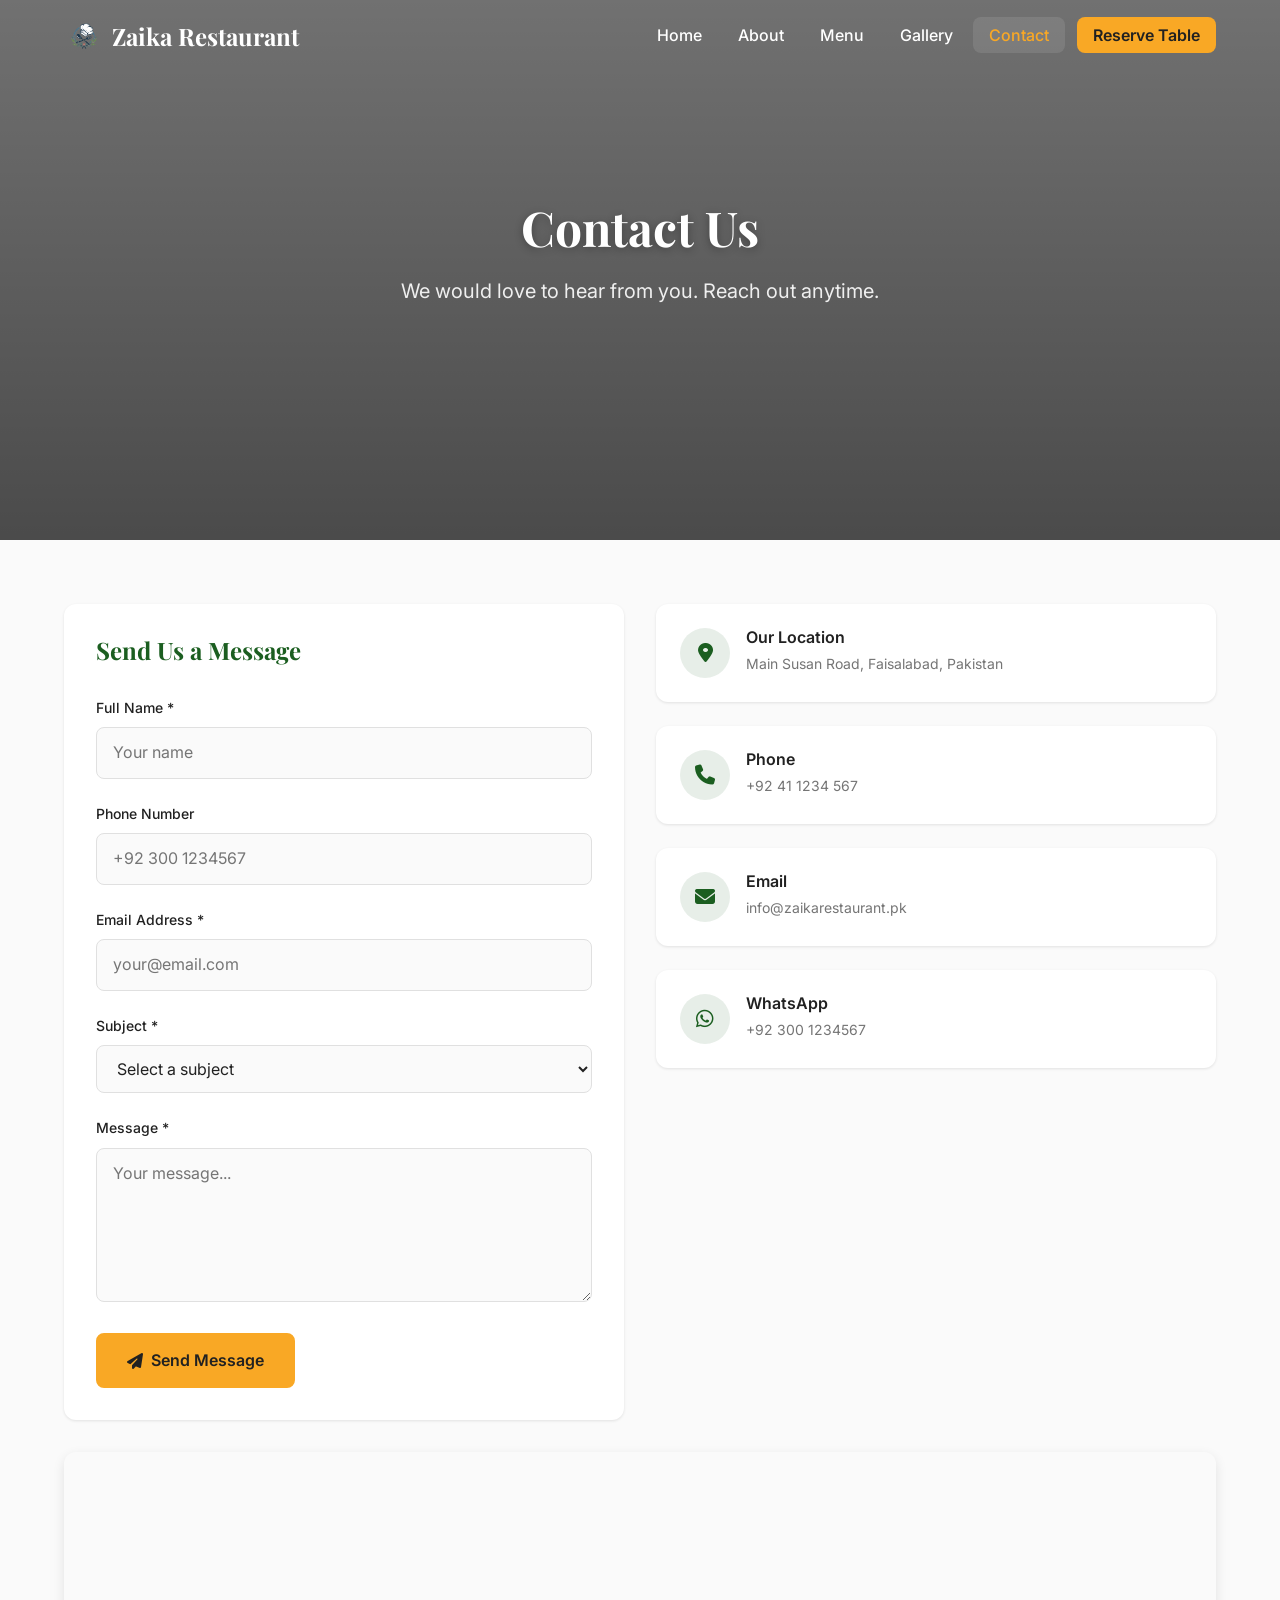
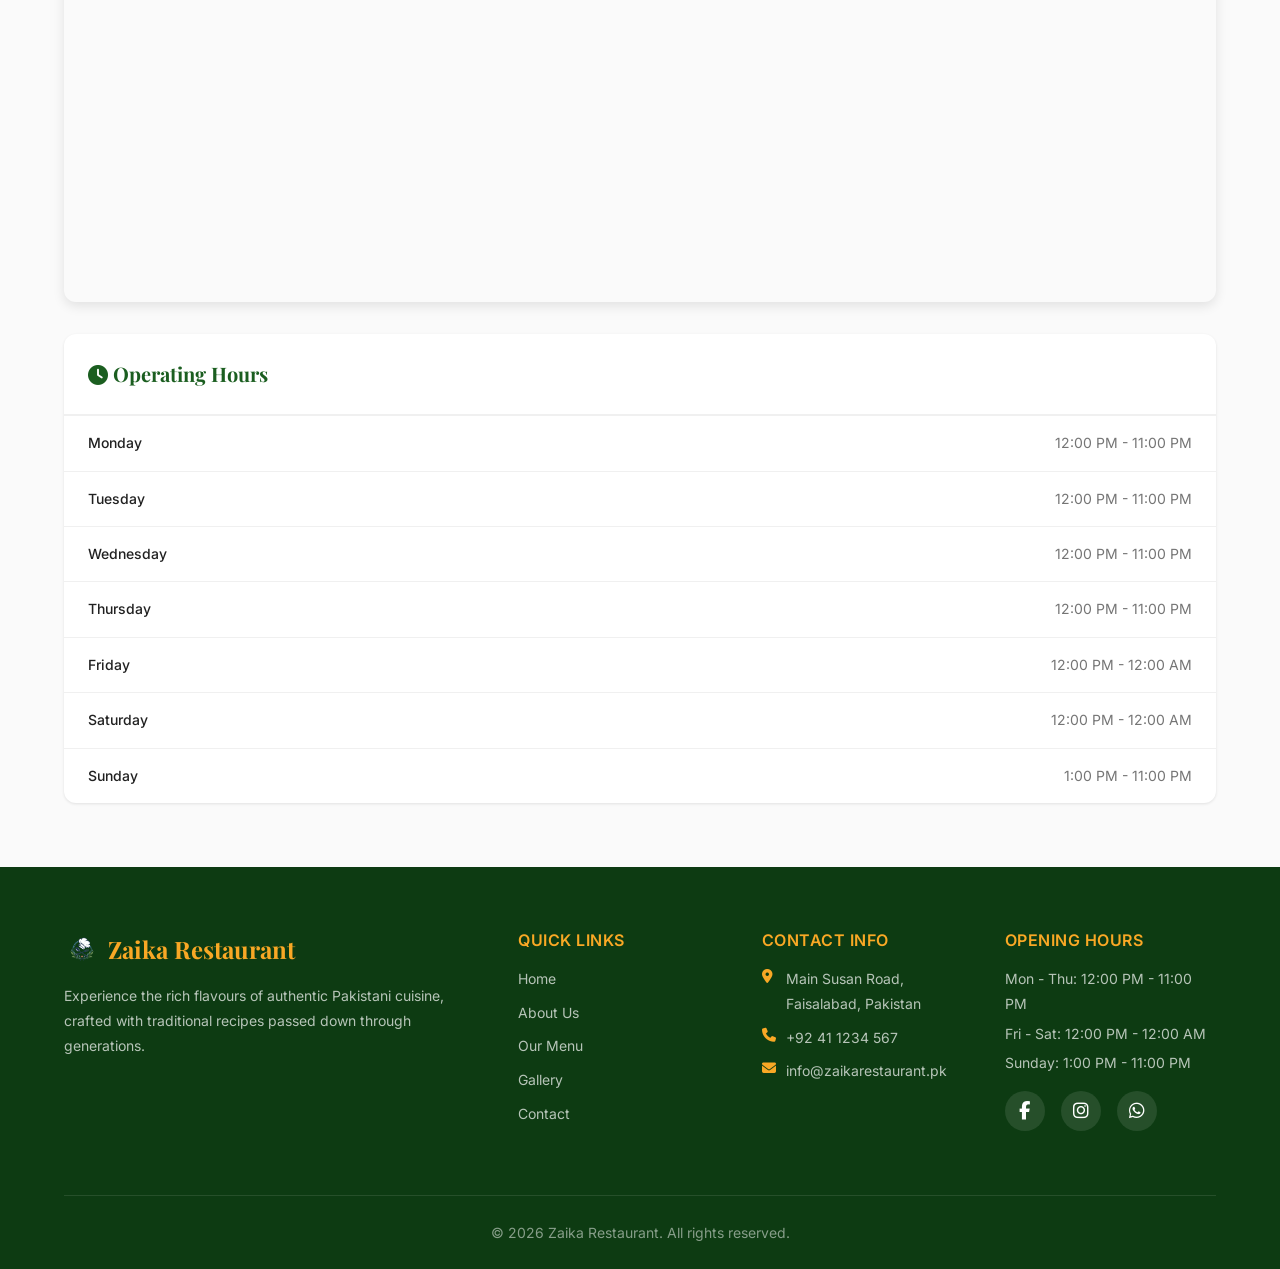
<file: contact.html>
<!DOCTYPE html>
<html lang="en">

<head>
  <meta charset="UTF-8">
  <meta name="viewport" content="width=device-width, initial-scale=1.0">
  <title>Contact Us | Zaika Restaurant - Authentic Pakistani Cuisine</title>
  <meta name="description"
    content="Get in touch with Zaika Restaurant. Reserve a table, find our Main Susan Road location in Faisalabad, or send us a message.">

  <meta property="og:title" content="Contact Us | Zaika Restaurant">
  <meta property="og:description" content="Reserve a table or get in touch. Visit us at Main Susan Road, Faisalabad.">
  <meta property="og:image" content="https://images.unsplash.com/photo-1631515243349-e0cb75fb8d3a?w=1200">
  <meta property="og:url" content="https://zaikarestaurant.pk/contact.html">
  <meta property="og:type" content="website">

  <link rel="icon" type="image/png" href="public/logo-bg-removed.png">
  <link rel="preconnect" href="https://fonts.googleapis.com">
  <link rel="preconnect" href="https://fonts.gstatic.com" crossorigin>
  <link
    href="https://fonts.googleapis.com/css2?family=Inter:wght@400;500;600;700&family=Playfair+Display:wght@400;700&display=swap"
    rel="stylesheet">
  <link rel="stylesheet" href="https://cdnjs.cloudflare.com/ajax/libs/font-awesome/6.5.1/css/all.min.css">
  <link rel="stylesheet" href="css/style.css">
</head>

<body>

  <!-- Navigation -->
  <nav class="navbar" id="navbar">
    <div class="container navbar__inner">
      <a href="index.html" class="navbar__logo">
        <img src="public/logo-bg-removed.png" alt="Zaika Restaurant Logo" class="navbar__logo-icon"> Zaika Restaurant
      </a>
      <input type="checkbox" id="nav-toggle" class="navbar__checkbox">
      <label for="nav-toggle" class="navbar__hamburger" aria-label="Toggle navigation menu">
        <span></span>
        <span></span>
        <span></span>
      </label>
      <div class="navbar__overlay"></div>
      <ul class="navbar__menu">
        <li><a href="index.html" class="navbar__link">Home</a></li>
        <li><a href="about.html" class="navbar__link">About</a></li>
        <li><a href="menu.html" class="navbar__link">Menu</a></li>
        <li><a href="gallery.html" class="navbar__link">Gallery</a></li>
        <li><a href="contact.html" class="navbar__link">Contact</a></li>
        <li><a href="contact.html" class="navbar__link navbar__link--cta">Reserve Table</a></li>
      </ul>
    </div>
  </nav>

  <!-- Hero Banner -->
  <section class="hero hero--contact">
    <div class="hero__content">
      <h1 class="hero__title">Contact Us</h1>
      <p class="hero__subtitle">We would love to hear from you. Reach out anytime.</p>
    </div>
  </section>

  <!-- Contact Section -->
  <section class="section">
    <div class="container">
      <div class="contact-grid fade-in">
        <!-- Contact Form -->
        <div>
          <div class="contact-form">
            <h2 style="color: var(--color-primary); margin-bottom: var(--space-xl); font-size: var(--fs-xl);">Send Us a
              Message</h2>
            <form action="https://formspree.io/f/xyzformid" method="POST">
              <div class="form-group">
                <label for="name">Full Name *</label>
                <input type="text" id="name" name="name" required placeholder="Your name">
              </div>
              <div class="form-group">
                <label for="phone">Phone Number</label>
                <input type="tel" id="phone" name="phone" placeholder="+92 300 1234567">
              </div>
              <div class="form-group">
                <label for="email">Email Address *</label>
                <input type="email" id="email" name="email" required placeholder="your@email.com">
              </div>
              <div class="form-group">
                <label for="subject">Subject *</label>
                <select id="subject" name="subject" required>
                  <option value="">Select a subject</option>
                  <option value="reservation">Table Reservation</option>
                  <option value="catering">Catering Inquiry</option>
                  <option value="feedback">Feedback</option>
                  <option value="other">Other</option>
                </select>
              </div>
              <div class="form-group">
                <label for="message">Message *</label>
                <textarea id="message" name="message" rows="5" required placeholder="Your message..."></textarea>
              </div>
              <button type="submit" class="btn btn--primary">
                <i class="fas fa-paper-plane"></i> Send Message
              </button>
            </form>
          </div>
        </div>

        <!-- Contact Info -->
        <div class="contact-info">
          <div class="contact-info-card">
            <div class="contact-info-card__icon">
              <i class="fas fa-map-marker-alt"></i>
            </div>
            <div>
              <h4>Our Location</h4>
              <p>Main Susan Road, Faisalabad, Pakistan</p>
            </div>
          </div>
          <div class="contact-info-card">
            <div class="contact-info-card__icon">
              <i class="fas fa-phone"></i>
            </div>
            <div>
              <h4>Phone</h4>
              <p>+92 41 1234 567</p>
            </div>
          </div>
          <div class="contact-info-card">
            <div class="contact-info-card__icon">
              <i class="fas fa-envelope"></i>
            </div>
            <div>
              <h4>Email</h4>
              <p>info@zaikarestaurant.pk</p>
            </div>
          </div>
          <div class="contact-info-card">
            <div class="contact-info-card__icon">
              <i class="fab fa-whatsapp"></i>
            </div>
            <div>
              <h4>WhatsApp</h4>
              <p>+92 300 1234567</p>
            </div>
          </div>
        </div>
      </div>

      <!-- Google Maps -->
      <div class="map-section fade-in">
        <iframe src="https://maps.google.com/maps?q=31.4180,73.0790&z=15&output=embed" width="100%" height="450"
          style="border:0;" allowfullscreen="" loading="lazy" referrerpolicy="no-referrer-when-downgrade"
          title="Zaika Restaurant location on Google Maps">
        </iframe>
      </div>

      <!-- Hours Table -->
      <div class="hours-table fade-in">
        <table>
          <caption><i class="fas fa-clock"></i> Operating Hours</caption>
          <tbody>
            <tr>
              <td>Monday</td>
              <td>12:00 PM - 11:00 PM</td>
            </tr>
            <tr>
              <td>Tuesday</td>
              <td>12:00 PM - 11:00 PM</td>
            </tr>
            <tr>
              <td>Wednesday</td>
              <td>12:00 PM - 11:00 PM</td>
            </tr>
            <tr>
              <td>Thursday</td>
              <td>12:00 PM - 11:00 PM</td>
            </tr>
            <tr>
              <td>Friday</td>
              <td>12:00 PM - 12:00 AM</td>
            </tr>
            <tr>
              <td>Saturday</td>
              <td>12:00 PM - 12:00 AM</td>
            </tr>
            <tr>
              <td>Sunday</td>
              <td>1:00 PM - 11:00 PM</td>
            </tr>
          </tbody>
        </table>
      </div>
    </div>
  </section>

  <!-- Footer -->
  <footer class="footer">
    <div class="container">
      <div class="footer__grid">
        <div class="footer__brand">
          <h3 class="footer__logo"><img src="public/logo-bg-removed.png" alt="Zaika Restaurant Logo"
              class="footer__logo-icon"> Zaika Restaurant</h3>
          <p>Experience the rich flavours of authentic Pakistani cuisine, crafted with traditional recipes passed down
            through generations.</p>
        </div>
        <div class="footer__links">
          <h4>Quick Links</h4>
          <ul>
            <li><a href="index.html">Home</a></li>
            <li><a href="about.html">About Us</a></li>
            <li><a href="menu.html">Our Menu</a></li>
            <li><a href="gallery.html">Gallery</a></li>
            <li><a href="contact.html">Contact</a></li>
          </ul>
        </div>
        <div class="footer__contact">
          <h4>Contact Info</h4>
          <p><i class="fas fa-map-marker-alt"></i> Main Susan Road, Faisalabad, Pakistan</p>
          <p><i class="fas fa-phone"></i> +92 41 1234 567</p>
          <p><i class="fas fa-envelope"></i> info@zaikarestaurant.pk</p>
        </div>
        <div class="footer__hours">
          <h4>Opening Hours</h4>
          <p>Mon - Thu: 12:00 PM - 11:00 PM</p>
          <p>Fri - Sat: 12:00 PM - 12:00 AM</p>
          <p>Sunday: 1:00 PM - 11:00 PM</p>
          <div class="footer__social-links" style="margin-top: 1rem;">
            <a href="https://facebook.com" target="_blank" rel="noopener noreferrer" aria-label="Facebook"><i
                class="fab fa-facebook-f"></i></a>
            <a href="https://instagram.com" target="_blank" rel="noopener noreferrer" aria-label="Instagram"><i
                class="fab fa-instagram"></i></a>
            <a href="https://wa.me/923001234567" target="_blank" rel="noopener noreferrer" aria-label="WhatsApp"><i
                class="fab fa-whatsapp"></i></a>
          </div>
        </div>
      </div>
      <div class="footer__bottom">
        <p>&copy; 2026 Zaika Restaurant. All rights reserved.</p>
      </div>
    </div>
  </footer>

  <!-- WhatsApp FAB -->
  <a href="https://wa.me/923001234567" class="whatsapp-fab" target="_blank" rel="noopener noreferrer"
    aria-label="Chat with us on WhatsApp">
    <i class="fab fa-whatsapp"></i>
  </a>

  <script src="js/main.js"></script>
</body>

</html>
</file>
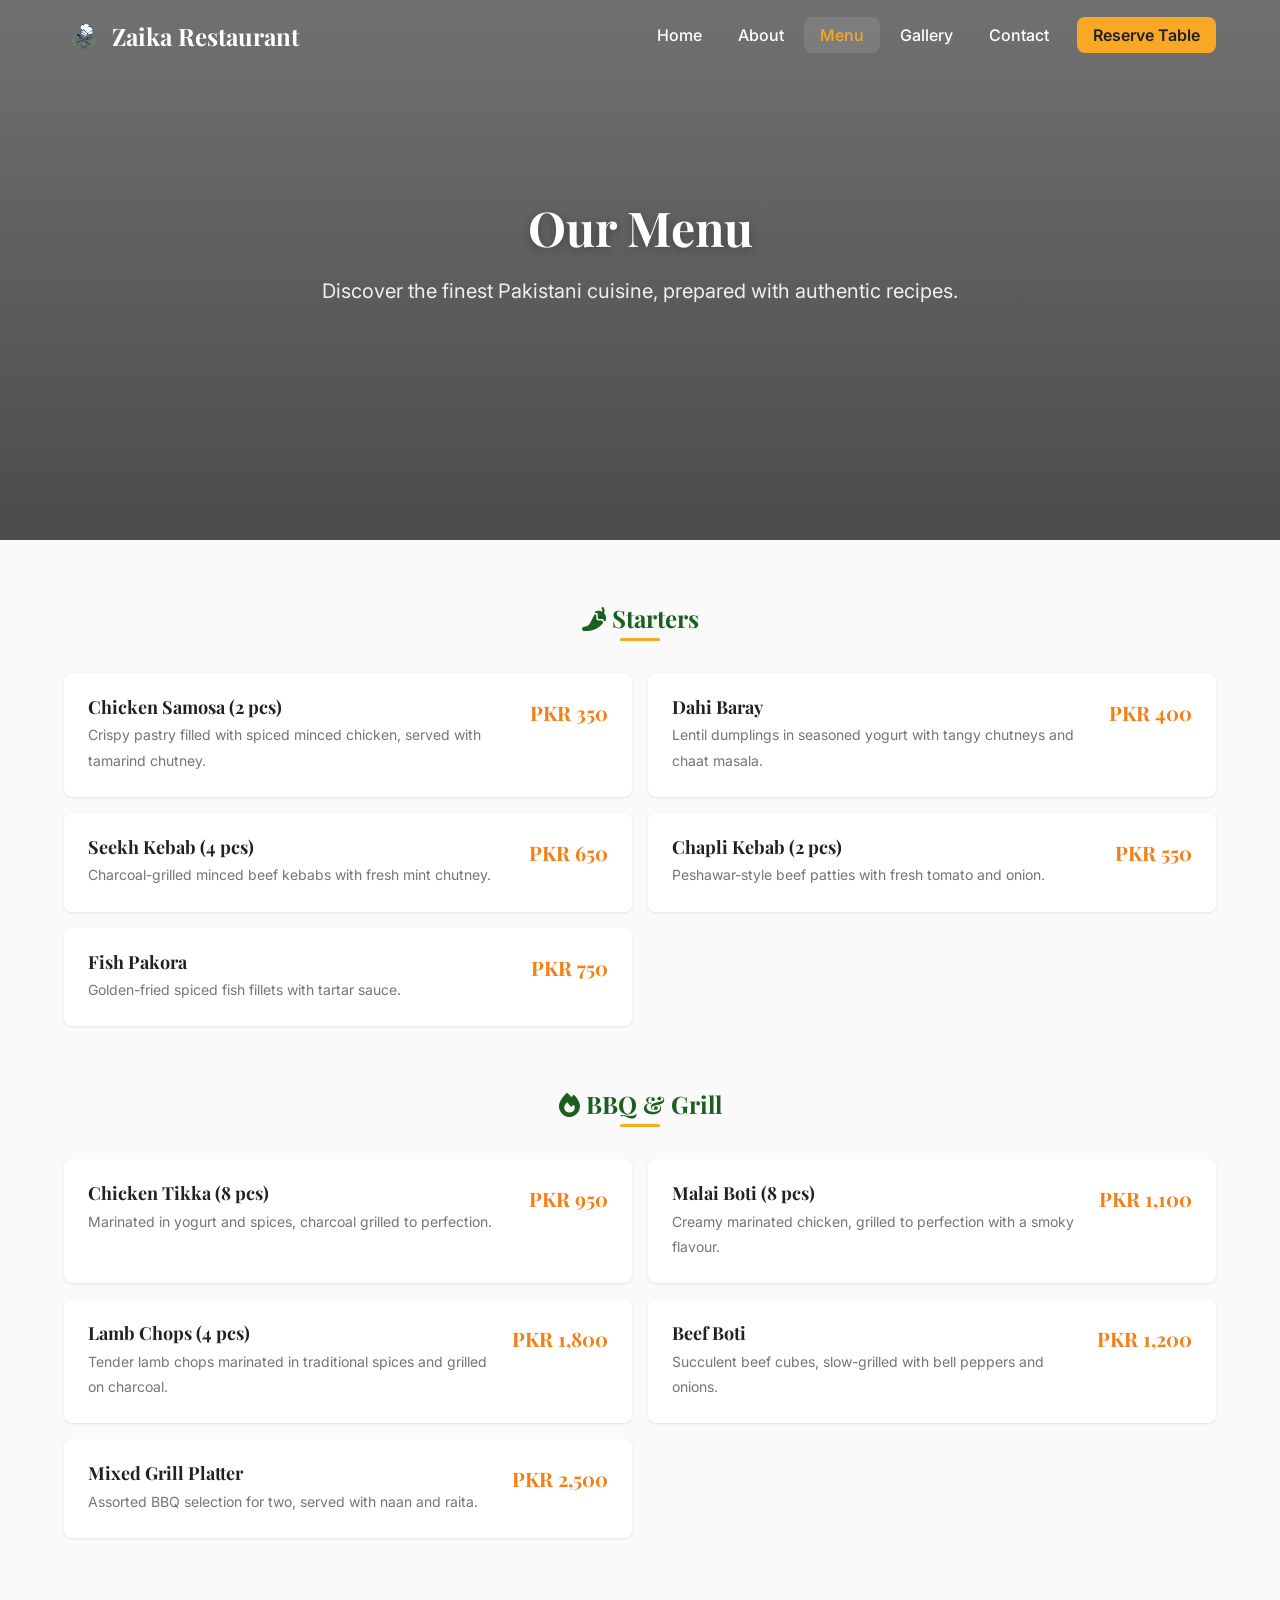
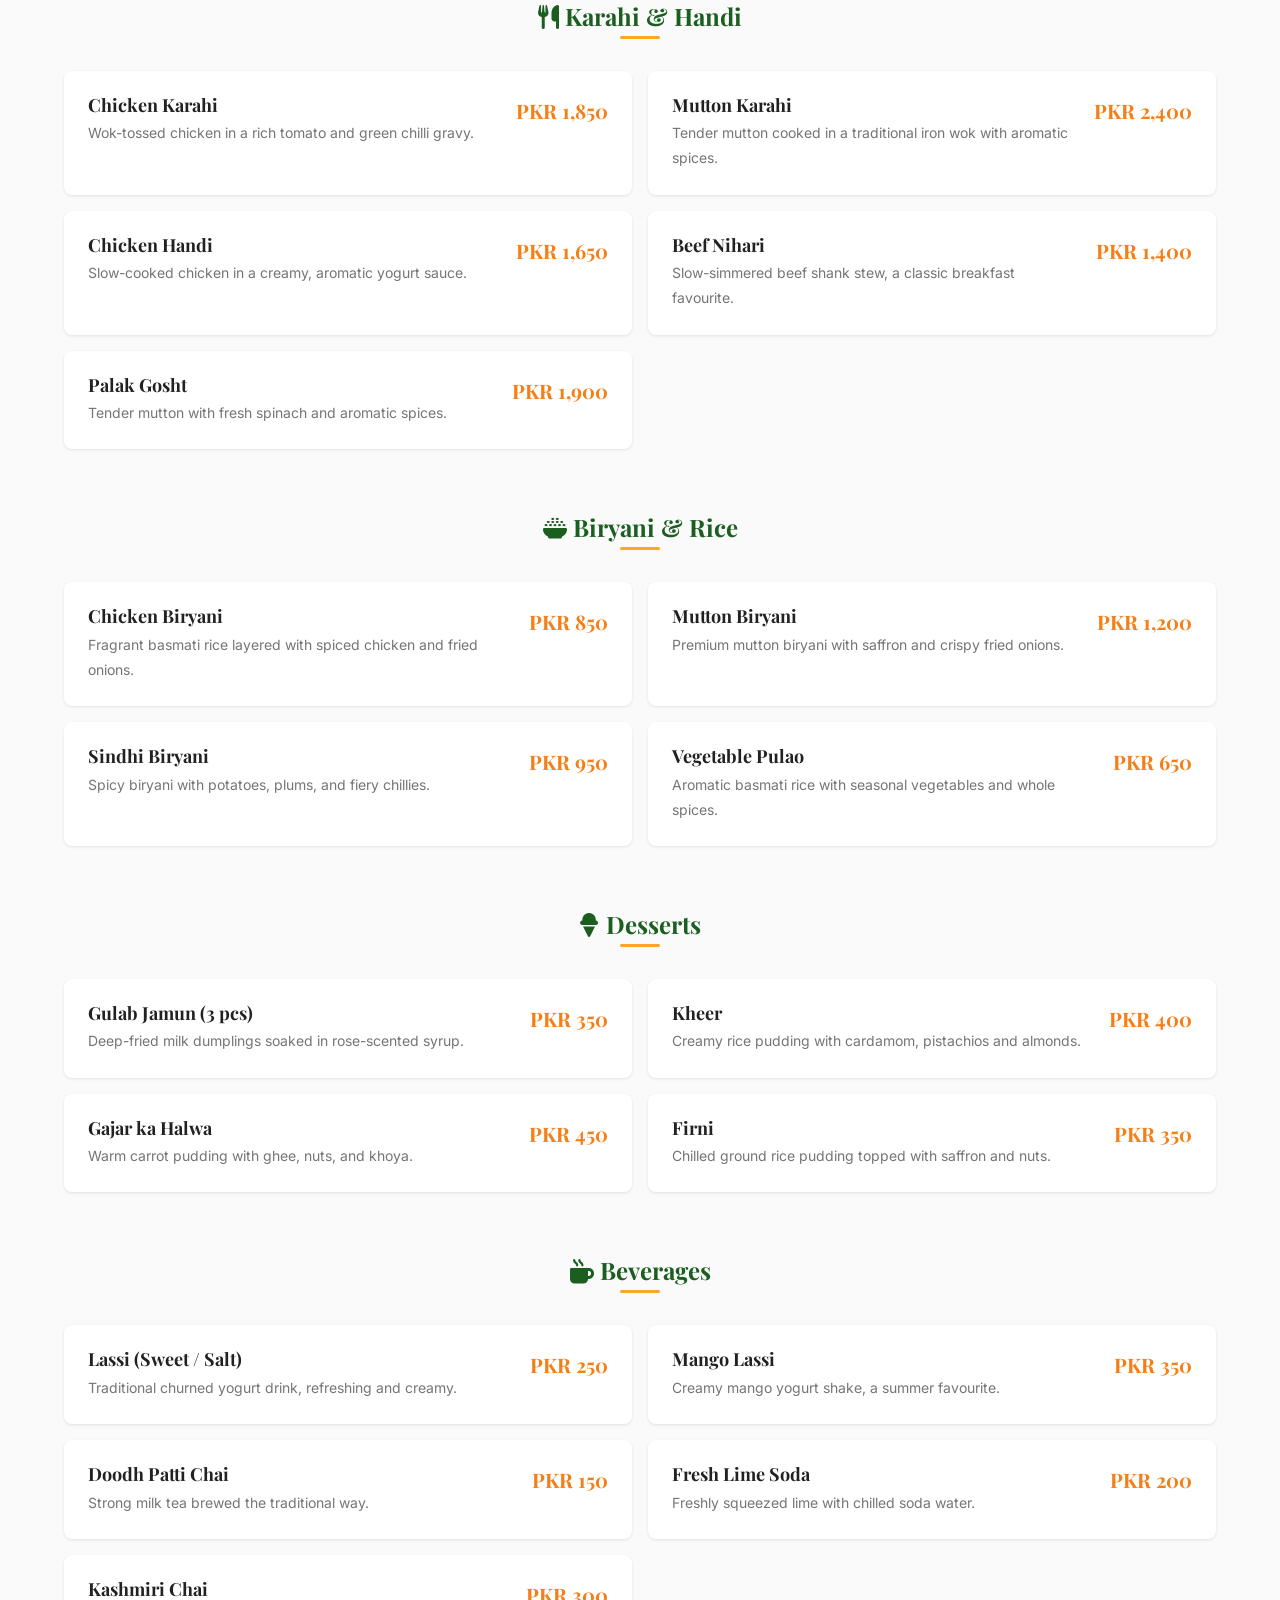
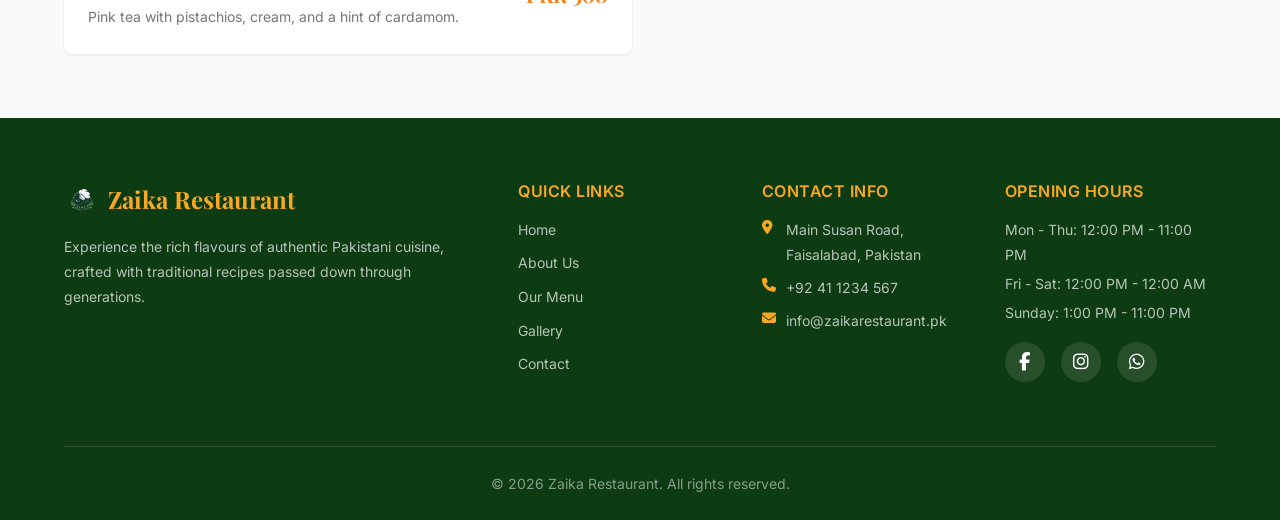
<file: menu.html>
<!DOCTYPE html>
<html lang="en">

<head>
  <meta charset="UTF-8">
  <meta name="viewport" content="width=device-width, initial-scale=1.0">
  <title>Our Menu | Zaika Restaurant - Authentic Pakistani Cuisine</title>
  <meta name="description"
    content="Browse our authentic Pakistani menu: BBQ, Karahi, Biryani, Handi, traditional desserts and more. View prices and descriptions.">

  <meta property="og:title" content="Our Menu | Zaika Restaurant">
  <meta property="og:description"
    content="Explore our full menu of authentic Pakistani cuisine. From starters to desserts, find your next favourite dish.">
  <meta property="og:image" content="https://images.unsplash.com/photo-1631515243349-e0cb75fb8d3a?w=1200">
  <meta property="og:url" content="https://zaikarestaurant.pk/menu.html">
  <meta property="og:type" content="website">

  <link rel="icon" type="image/png" href="public/logo-bg-removed.png">
  <link rel="preconnect" href="https://fonts.googleapis.com">
  <link rel="preconnect" href="https://fonts.gstatic.com" crossorigin>
  <link
    href="https://fonts.googleapis.com/css2?family=Inter:wght@400;500;600;700&family=Playfair+Display:wght@400;700&display=swap"
    rel="stylesheet">
  <link rel="stylesheet" href="https://cdnjs.cloudflare.com/ajax/libs/font-awesome/6.5.1/css/all.min.css">
  <link rel="stylesheet" href="css/style.css">
</head>

<body>

  <!-- Navigation -->
  <nav class="navbar" id="navbar">
    <div class="container navbar__inner">
      <a href="index.html" class="navbar__logo">
        <img src="public/logo-bg-removed.png" alt="Zaika Restaurant Logo" class="navbar__logo-icon"> Zaika Restaurant
      </a>
      <input type="checkbox" id="nav-toggle" class="navbar__checkbox">
      <label for="nav-toggle" class="navbar__hamburger" aria-label="Toggle navigation menu">
        <span></span>
        <span></span>
        <span></span>
      </label>
      <div class="navbar__overlay"></div>
      <ul class="navbar__menu">
        <li><a href="index.html" class="navbar__link">Home</a></li>
        <li><a href="about.html" class="navbar__link">About</a></li>
        <li><a href="menu.html" class="navbar__link">Menu</a></li>
        <li><a href="gallery.html" class="navbar__link">Gallery</a></li>
        <li><a href="contact.html" class="navbar__link">Contact</a></li>
        <li><a href="contact.html" class="navbar__link navbar__link--cta">Reserve Table</a></li>
      </ul>
    </div>
  </nav>

  <!-- Hero Banner -->
  <section class="hero hero--menu">
    <div class="hero__content">
      <h1 class="hero__title">Our Menu</h1>
      <p class="hero__subtitle">Discover the finest Pakistani cuisine, prepared with authentic recipes.</p>
    </div>
  </section>

  <!-- Menu Section -->
  <section class="section">
    <div class="container">

      <!-- Starters -->
      <div class="menu-category fade-in">
        <div class="menu-category__header">
          <h3><i class="fas fa-pepper-hot"></i> Starters</h3>
        </div>
        <div class="menu-items">
          <div class="menu-item">
            <div class="menu-item__info">
              <h4 class="menu-item__name">Chicken Samosa (2 pcs)</h4>
              <p class="menu-item__desc">Crispy pastry filled with spiced minced chicken, served with tamarind chutney.
              </p>
            </div>
            <span class="menu-item__price">PKR 350</span>
          </div>
          <div class="menu-item">
            <div class="menu-item__info">
              <h4 class="menu-item__name">Dahi Baray</h4>
              <p class="menu-item__desc">Lentil dumplings in seasoned yogurt with tangy chutneys and chaat masala.</p>
            </div>
            <span class="menu-item__price">PKR 400</span>
          </div>
          <div class="menu-item">
            <div class="menu-item__info">
              <h4 class="menu-item__name">Seekh Kebab (4 pcs)</h4>
              <p class="menu-item__desc">Charcoal-grilled minced beef kebabs with fresh mint chutney.</p>
            </div>
            <span class="menu-item__price">PKR 650</span>
          </div>
          <div class="menu-item">
            <div class="menu-item__info">
              <h4 class="menu-item__name">Chapli Kebab (2 pcs)</h4>
              <p class="menu-item__desc">Peshawar-style beef patties with fresh tomato and onion.</p>
            </div>
            <span class="menu-item__price">PKR 550</span>
          </div>
          <div class="menu-item">
            <div class="menu-item__info">
              <h4 class="menu-item__name">Fish Pakora</h4>
              <p class="menu-item__desc">Golden-fried spiced fish fillets with tartar sauce.</p>
            </div>
            <span class="menu-item__price">PKR 750</span>
          </div>
        </div>
      </div>

      <!-- BBQ & Grill -->
      <div class="menu-category fade-in">
        <div class="menu-category__header">
          <h3><i class="fas fa-fire"></i> BBQ &amp; Grill</h3>
        </div>
        <div class="menu-items">
          <div class="menu-item">
            <div class="menu-item__info">
              <h4 class="menu-item__name">Chicken Tikka (8 pcs)</h4>
              <p class="menu-item__desc">Marinated in yogurt and spices, charcoal grilled to perfection.</p>
            </div>
            <span class="menu-item__price">PKR 950</span>
          </div>
          <div class="menu-item">
            <div class="menu-item__info">
              <h4 class="menu-item__name">Malai Boti (8 pcs)</h4>
              <p class="menu-item__desc">Creamy marinated chicken, grilled to perfection with a smoky flavour.</p>
            </div>
            <span class="menu-item__price">PKR 1,100</span>
          </div>
          <div class="menu-item">
            <div class="menu-item__info">
              <h4 class="menu-item__name">Lamb Chops (4 pcs)</h4>
              <p class="menu-item__desc">Tender lamb chops marinated in traditional spices and grilled on charcoal.</p>
            </div>
            <span class="menu-item__price">PKR 1,800</span>
          </div>
          <div class="menu-item">
            <div class="menu-item__info">
              <h4 class="menu-item__name">Beef Boti</h4>
              <p class="menu-item__desc">Succulent beef cubes, slow-grilled with bell peppers and onions.</p>
            </div>
            <span class="menu-item__price">PKR 1,200</span>
          </div>
          <div class="menu-item">
            <div class="menu-item__info">
              <h4 class="menu-item__name">Mixed Grill Platter</h4>
              <p class="menu-item__desc">Assorted BBQ selection for two, served with naan and raita.</p>
            </div>
            <span class="menu-item__price">PKR 2,500</span>
          </div>
        </div>
      </div>

      <!-- Karahi & Handi -->
      <div class="menu-category fade-in">
        <div class="menu-category__header">
          <h3><i class="fas fa-utensils"></i> Karahi &amp; Handi</h3>
        </div>
        <div class="menu-items">
          <div class="menu-item">
            <div class="menu-item__info">
              <h4 class="menu-item__name">Chicken Karahi</h4>
              <p class="menu-item__desc">Wok-tossed chicken in a rich tomato and green chilli gravy.</p>
            </div>
            <span class="menu-item__price">PKR 1,850</span>
          </div>
          <div class="menu-item">
            <div class="menu-item__info">
              <h4 class="menu-item__name">Mutton Karahi</h4>
              <p class="menu-item__desc">Tender mutton cooked in a traditional iron wok with aromatic spices.</p>
            </div>
            <span class="menu-item__price">PKR 2,400</span>
          </div>
          <div class="menu-item">
            <div class="menu-item__info">
              <h4 class="menu-item__name">Chicken Handi</h4>
              <p class="menu-item__desc">Slow-cooked chicken in a creamy, aromatic yogurt sauce.</p>
            </div>
            <span class="menu-item__price">PKR 1,650</span>
          </div>
          <div class="menu-item">
            <div class="menu-item__info">
              <h4 class="menu-item__name">Beef Nihari</h4>
              <p class="menu-item__desc">Slow-simmered beef shank stew, a classic breakfast favourite.</p>
            </div>
            <span class="menu-item__price">PKR 1,400</span>
          </div>
          <div class="menu-item">
            <div class="menu-item__info">
              <h4 class="menu-item__name">Palak Gosht</h4>
              <p class="menu-item__desc">Tender mutton with fresh spinach and aromatic spices.</p>
            </div>
            <span class="menu-item__price">PKR 1,900</span>
          </div>
        </div>
      </div>

      <!-- Biryani & Rice -->
      <div class="menu-category fade-in">
        <div class="menu-category__header">
          <h3><i class="fas fa-bowl-rice"></i> Biryani &amp; Rice</h3>
        </div>
        <div class="menu-items">
          <div class="menu-item">
            <div class="menu-item__info">
              <h4 class="menu-item__name">Chicken Biryani</h4>
              <p class="menu-item__desc">Fragrant basmati rice layered with spiced chicken and fried onions.</p>
            </div>
            <span class="menu-item__price">PKR 850</span>
          </div>
          <div class="menu-item">
            <div class="menu-item__info">
              <h4 class="menu-item__name">Mutton Biryani</h4>
              <p class="menu-item__desc">Premium mutton biryani with saffron and crispy fried onions.</p>
            </div>
            <span class="menu-item__price">PKR 1,200</span>
          </div>
          <div class="menu-item">
            <div class="menu-item__info">
              <h4 class="menu-item__name">Sindhi Biryani</h4>
              <p class="menu-item__desc">Spicy biryani with potatoes, plums, and fiery chillies.</p>
            </div>
            <span class="menu-item__price">PKR 950</span>
          </div>
          <div class="menu-item">
            <div class="menu-item__info">
              <h4 class="menu-item__name">Vegetable Pulao</h4>
              <p class="menu-item__desc">Aromatic basmati rice with seasonal vegetables and whole spices.</p>
            </div>
            <span class="menu-item__price">PKR 650</span>
          </div>
        </div>
      </div>

      <!-- Desserts -->
      <div class="menu-category fade-in">
        <div class="menu-category__header">
          <h3><i class="fas fa-ice-cream"></i> Desserts</h3>
        </div>
        <div class="menu-items">
          <div class="menu-item">
            <div class="menu-item__info">
              <h4 class="menu-item__name">Gulab Jamun (3 pcs)</h4>
              <p class="menu-item__desc">Deep-fried milk dumplings soaked in rose-scented syrup.</p>
            </div>
            <span class="menu-item__price">PKR 350</span>
          </div>
          <div class="menu-item">
            <div class="menu-item__info">
              <h4 class="menu-item__name">Kheer</h4>
              <p class="menu-item__desc">Creamy rice pudding with cardamom, pistachios and almonds.</p>
            </div>
            <span class="menu-item__price">PKR 400</span>
          </div>
          <div class="menu-item">
            <div class="menu-item__info">
              <h4 class="menu-item__name">Gajar ka Halwa</h4>
              <p class="menu-item__desc">Warm carrot pudding with ghee, nuts, and khoya.</p>
            </div>
            <span class="menu-item__price">PKR 450</span>
          </div>
          <div class="menu-item">
            <div class="menu-item__info">
              <h4 class="menu-item__name">Firni</h4>
              <p class="menu-item__desc">Chilled ground rice pudding topped with saffron and nuts.</p>
            </div>
            <span class="menu-item__price">PKR 350</span>
          </div>
        </div>
      </div>

      <!-- Beverages -->
      <div class="menu-category fade-in">
        <div class="menu-category__header">
          <h3><i class="fas fa-mug-hot"></i> Beverages</h3>
        </div>
        <div class="menu-items">
          <div class="menu-item">
            <div class="menu-item__info">
              <h4 class="menu-item__name">Lassi (Sweet / Salt)</h4>
              <p class="menu-item__desc">Traditional churned yogurt drink, refreshing and creamy.</p>
            </div>
            <span class="menu-item__price">PKR 250</span>
          </div>
          <div class="menu-item">
            <div class="menu-item__info">
              <h4 class="menu-item__name">Mango Lassi</h4>
              <p class="menu-item__desc">Creamy mango yogurt shake, a summer favourite.</p>
            </div>
            <span class="menu-item__price">PKR 350</span>
          </div>
          <div class="menu-item">
            <div class="menu-item__info">
              <h4 class="menu-item__name">Doodh Patti Chai</h4>
              <p class="menu-item__desc">Strong milk tea brewed the traditional way.</p>
            </div>
            <span class="menu-item__price">PKR 150</span>
          </div>
          <div class="menu-item">
            <div class="menu-item__info">
              <h4 class="menu-item__name">Fresh Lime Soda</h4>
              <p class="menu-item__desc">Freshly squeezed lime with chilled soda water.</p>
            </div>
            <span class="menu-item__price">PKR 200</span>
          </div>
          <div class="menu-item">
            <div class="menu-item__info">
              <h4 class="menu-item__name">Kashmiri Chai</h4>
              <p class="menu-item__desc">Pink tea with pistachios, cream, and a hint of cardamom.</p>
            </div>
            <span class="menu-item__price">PKR 300</span>
          </div>
        </div>
      </div>

    </div>
  </section>

  <!-- Footer -->
  <footer class="footer">
    <div class="container">
      <div class="footer__grid">
        <div class="footer__brand">
          <h3 class="footer__logo"><img src="public/logo-bg-removed.png" alt="Zaika Restaurant Logo"
              class="footer__logo-icon"> Zaika Restaurant</h3>
          <p>Experience the rich flavours of authentic Pakistani cuisine, crafted with traditional recipes passed down
            through generations.</p>
        </div>
        <div class="footer__links">
          <h4>Quick Links</h4>
          <ul>
            <li><a href="index.html">Home</a></li>
            <li><a href="about.html">About Us</a></li>
            <li><a href="menu.html">Our Menu</a></li>
            <li><a href="gallery.html">Gallery</a></li>
            <li><a href="contact.html">Contact</a></li>
          </ul>
        </div>
        <div class="footer__contact">
          <h4>Contact Info</h4>
          <p><i class="fas fa-map-marker-alt"></i> Main Susan Road, Faisalabad, Pakistan</p>
          <p><i class="fas fa-phone"></i> +92 41 1234 567</p>
          <p><i class="fas fa-envelope"></i> info@zaikarestaurant.pk</p>
        </div>
        <div class="footer__hours">
          <h4>Opening Hours</h4>
          <p>Mon - Thu: 12:00 PM - 11:00 PM</p>
          <p>Fri - Sat: 12:00 PM - 12:00 AM</p>
          <p>Sunday: 1:00 PM - 11:00 PM</p>
          <div class="footer__social-links" style="margin-top: 1rem;">
            <a href="https://facebook.com" target="_blank" rel="noopener noreferrer" aria-label="Facebook"><i
                class="fab fa-facebook-f"></i></a>
            <a href="https://instagram.com" target="_blank" rel="noopener noreferrer" aria-label="Instagram"><i
                class="fab fa-instagram"></i></a>
            <a href="https://wa.me/923001234567" target="_blank" rel="noopener noreferrer" aria-label="WhatsApp"><i
                class="fab fa-whatsapp"></i></a>
          </div>
        </div>
      </div>
      <div class="footer__bottom">
        <p>&copy; 2026 Zaika Restaurant. All rights reserved.</p>
      </div>
    </div>
  </footer>

  <!-- WhatsApp FAB -->
  <a href="https://wa.me/923001234567" class="whatsapp-fab" target="_blank" rel="noopener noreferrer"
    aria-label="Chat with us on WhatsApp">
    <i class="fab fa-whatsapp"></i>
  </a>

  <script src="js/main.js"></script>
</body>

</html>
</file>
<file: css/style.css>
/* ============================================
   ZAIKA RESTAURANT — Main Stylesheet
   ============================================
   1.  CSS Custom Properties
   2.  CSS Reset
   3.  Base Typography
   4.  Layout Utilities
   5.  Navigation
   6.  Hero Banner
   7.  Cards
   8.  Buttons
   9.  Footer
   10. WhatsApp FAB
   11. Lightbox
   12. Page: Home
   13. Page: About
   14. Page: Menu
   15. Page: Gallery
   16. Page: Contact
   17. Animations
   18. Responsive: Tablet (768px)
   19. Responsive: Desktop (1024px)
   20. Responsive: Large (1280px)
   ============================================ */

/* ----- 1. CSS Custom Properties ----- */
:root {
  --color-primary: #1B5E20;
  --color-primary-light: #2E7D32;
  --color-primary-dark: #0D3B12;
  --color-accent: #F9A825;
  --color-accent-light: #FBC02D;
  --color-accent-dark: #F57F17;
  --color-bg: #FAFAFA;
  --color-bg-alt: #F0F0F0;
  --color-text: #212121;
  --color-text-light: #757575;
  --color-text-inverse: #FFFFFF;
  --color-border: #E0E0E0;
  --color-overlay: rgba(0, 0, 0, 0.6);

  --font-heading: 'Playfair Display', Georgia, 'Times New Roman', serif;
  --font-body: 'Inter', -apple-system, BlinkMacSystemFont, 'Segoe UI', sans-serif;

  --fs-xs: 0.75rem;
  --fs-sm: 0.875rem;
  --fs-base: 1rem;
  --fs-md: 1.125rem;
  --fs-lg: 1.25rem;
  --fs-xl: 1.5rem;
  --fs-2xl: 2rem;
  --fs-3xl: 2.5rem;
  --fs-4xl: 3rem;

  --fw-regular: 400;
  --fw-medium: 500;
  --fw-semibold: 600;
  --fw-bold: 700;

  --lh-tight: 1.2;
  --lh-normal: 1.6;
  --lh-relaxed: 1.8;

  --space-xs: 0.25rem;
  --space-sm: 0.5rem;
  --space-md: 1rem;
  --space-lg: 1.5rem;
  --space-xl: 2rem;
  --space-2xl: 3rem;
  --space-3xl: 4rem;
  --space-4xl: 6rem;

  --container-max: 1200px;
  --container-padding: 1rem;
  --nav-height: 70px;
  --border-radius: 8px;
  --border-radius-lg: 12px;

  --shadow-sm: 0 1px 3px rgba(0, 0, 0, 0.1);
  --shadow-md: 0 4px 12px rgba(0, 0, 0, 0.1);
  --shadow-lg: 0 10px 30px rgba(0, 0, 0, 0.15);
  --shadow-xl: 0 20px 40px rgba(0, 0, 0, 0.2);

  --transition-fast: 150ms ease;
  --transition-base: 300ms ease;
  --transition-slow: 500ms ease;
}

/* ----- 2. CSS Reset ----- */
*,
*::before,
*::after {
  box-sizing: border-box;
  margin: 0;
  padding: 0;
}

html {
  scroll-behavior: smooth;
  -webkit-text-size-adjust: 100%;
}

body {
  font-family: var(--font-body);
  font-size: var(--fs-base);
  line-height: var(--lh-normal);
  color: var(--color-text);
  background-color: var(--color-bg);
  -webkit-font-smoothing: antialiased;
  -moz-osx-font-smoothing: grayscale;
  overflow-x: hidden;
}

img {
  max-width: 100%;
  height: auto;
  display: block;
}

a {
  color: inherit;
  text-decoration: none;
}

ul, ol {
  list-style: none;
}

button, input, textarea, select {
  font: inherit;
  color: inherit;
}

button {
  cursor: pointer;
  border: none;
  background: none;
}

/* ----- 3. Base Typography ----- */
h1, h2, h3, h4, h5, h6 {
  font-family: var(--font-heading);
  font-weight: var(--fw-bold);
  line-height: var(--lh-tight);
  color: var(--color-text);
}

h1 { font-size: var(--fs-3xl); }
h2 { font-size: var(--fs-2xl); }
h3 { font-size: var(--fs-xl); }
h4 { font-size: var(--fs-lg); }

p {
  margin-bottom: var(--space-md);
  line-height: var(--lh-relaxed);
}

/* ----- 4. Layout Utilities ----- */
.container {
  width: 100%;
  max-width: var(--container-max);
  margin: 0 auto;
  padding-left: var(--container-padding);
  padding-right: var(--container-padding);
}

.section {
  padding: var(--space-3xl) 0;
}

.section--alt {
  background-color: var(--color-bg-alt);
}

.section__header {
  text-align: center;
  margin-bottom: var(--space-3xl);
}

.section__header h2 {
  margin-bottom: var(--space-sm);
  color: var(--color-primary);
}

.section__header p {
  color: var(--color-text-light);
  max-width: 600px;
  margin-left: auto;
  margin-right: auto;
}

.section__header .accent-line {
  display: block;
  width: 60px;
  height: 3px;
  background-color: var(--color-accent);
  margin: var(--space-md) auto 0;
  border-radius: 2px;
}

.grid {
  display: grid;
  gap: var(--space-xl);
}

.grid--2 { grid-template-columns: 1fr; }
.grid--3 { grid-template-columns: 1fr; }
.grid--4 { grid-template-columns: 1fr; }

/* ----- 5. Navigation ----- */
.navbar {
  position: fixed;
  top: 0;
  left: 0;
  width: 100%;
  z-index: 1000;
  padding: var(--space-md) 0;
  transition: background-color var(--transition-base), box-shadow var(--transition-base), padding var(--transition-base);
}

.navbar--scrolled {
  background-color: var(--color-primary-dark);
  box-shadow: var(--shadow-md);
  padding: var(--space-sm) 0;
}

.navbar__inner {
  display: flex;
  align-items: center;
  justify-content: space-between;
}

.navbar__logo {
  font-family: var(--font-heading);
  font-size: var(--fs-xl);
  font-weight: var(--fw-bold);
  color: var(--color-text-inverse);
  display: flex;
  align-items: center;
  gap: var(--space-sm);
  z-index: 1001;
}

.navbar__logo-icon {
  width: 40px;
  height: 40px;
  object-fit: contain;
  flex-shrink: 0;
}

.footer__logo-icon {
  width: 36px;
  height: 36px;
  object-fit: contain;
  flex-shrink: 0;
}

.navbar__checkbox {
  display: none;
}

.navbar__hamburger {
  display: flex;
  flex-direction: column;
  justify-content: center;
  gap: 5px;
  width: 30px;
  height: 30px;
  cursor: pointer;
  z-index: 1001;
}

.navbar__hamburger span {
  display: block;
  width: 100%;
  height: 2px;
  background-color: var(--color-text-inverse);
  border-radius: 2px;
  transition: transform var(--transition-base), opacity var(--transition-fast);
}

.navbar__checkbox:checked ~ .navbar__hamburger span:nth-child(1) {
  transform: translateY(7px) rotate(45deg);
}

.navbar__checkbox:checked ~ .navbar__hamburger span:nth-child(2) {
  opacity: 0;
}

.navbar__checkbox:checked ~ .navbar__hamburger span:nth-child(3) {
  transform: translateY(-7px) rotate(-45deg);
}

.navbar__menu {
  position: fixed;
  top: 0;
  right: 0;
  width: 280px;
  height: 100vh;
  background-color: var(--color-primary-dark);
  padding: calc(var(--nav-height) + var(--space-xl)) var(--space-xl) var(--space-xl);
  display: flex;
  flex-direction: column;
  gap: var(--space-xs);
  transform: translateX(100%);
  transition: transform var(--transition-base);
  box-shadow: var(--shadow-xl);
  z-index: 1000;
}

.navbar__checkbox:checked ~ .navbar__menu {
  transform: translateX(0);
}

.navbar__link {
  color: var(--color-text-inverse);
  font-size: var(--fs-md);
  font-weight: var(--fw-medium);
  padding: var(--space-sm) var(--space-md);
  border-radius: var(--border-radius);
  transition: background-color var(--transition-fast), color var(--transition-fast);
}

.navbar__link:hover,
.navbar__link--active {
  background-color: rgba(255, 255, 255, 0.1);
  color: var(--color-accent);
}

.navbar__link--cta {
  background-color: var(--color-accent);
  color: var(--color-text);
  font-weight: var(--fw-semibold);
  text-align: center;
  margin-top: var(--space-sm);
}

.navbar__link--cta:hover {
  background-color: var(--color-accent-dark);
  color: var(--color-text);
}

.navbar__overlay {
  display: none;
}

.navbar__checkbox:checked ~ .navbar__overlay {
  display: block;
  position: fixed;
  top: 0;
  left: 0;
  width: 100%;
  height: 100%;
  background-color: rgba(0, 0, 0, 0.5);
  z-index: 999;
}

/* ----- 6. Hero Banner ----- */
.hero {
  position: relative;
  min-height: 60vh;
  display: flex;
  align-items: center;
  justify-content: center;
  background-size: cover;
  background-position: center;
  background-repeat: no-repeat;
  color: var(--color-text-inverse);
}

.hero::before {
  content: '';
  position: absolute;
  inset: 0;
  background: linear-gradient(to bottom, rgba(0, 0, 0, 0.55), rgba(0, 0, 0, 0.7));
  z-index: 1;
}

.hero--home {
  min-height: 100vh;
  background-image: url('https://images.unsplash.com/photo-1631515243349-e0cb75fb8d3a?w=1600&q=80&auto=format');
}

.hero--about {
  background-image: url('https://images.unsplash.com/photo-1556910103-1c02745aae4d?w=1600&q=80&auto=format');
}

.hero--menu {
  background-image: url('https://images.unsplash.com/photo-1567620905732-2d1ec7ab7445?w=1600&q=80&auto=format');
}

.hero--gallery {
  background-image: url('https://images.unsplash.com/photo-1414235077428-338989a2e8c0?w=1600&q=80&auto=format');
}

.hero--contact {
  background-image: url('https://images.unsplash.com/photo-1517248135467-4c7edcad34c4?w=1600&q=80&auto=format');
}

.hero__content {
  position: relative;
  z-index: 2;
  text-align: center;
  padding: var(--space-3xl) var(--container-padding);
  max-width: 800px;
}

.hero__title {
  font-size: var(--fs-3xl);
  color: var(--color-text-inverse);
  margin-bottom: var(--space-md);
  text-shadow: 0 2px 8px rgba(0, 0, 0, 0.3);
}

.hero__subtitle {
  font-size: var(--fs-md);
  color: rgba(255, 255, 255, 0.9);
  margin-bottom: var(--space-xl);
  font-weight: var(--fw-regular);
}

.hero__buttons {
  display: flex;
  gap: var(--space-md);
  justify-content: center;
  flex-wrap: wrap;
}

/* ----- 7. Cards ----- */
.card {
  background: #fff;
  border-radius: var(--border-radius-lg);
  overflow: hidden;
  box-shadow: var(--shadow-sm);
  transition: transform var(--transition-base), box-shadow var(--transition-base);
}

.card:hover {
  transform: translateY(-8px);
  box-shadow: var(--shadow-lg);
}

.card__image {
  overflow: hidden;
  aspect-ratio: 16 / 11;
}

.card__image img {
  width: 100%;
  height: 100%;
  object-fit: cover;
  transition: transform var(--transition-slow);
}

.card:hover .card__image img {
  transform: scale(1.05);
}

.card__body {
  padding: var(--space-lg);
}

.card__title {
  font-size: var(--fs-lg);
  margin-bottom: var(--space-sm);
  color: var(--color-primary);
}

.card__text {
  font-size: var(--fs-sm);
  color: var(--color-text-light);
  margin-bottom: var(--space-md);
}

.card__price {
  font-family: var(--font-heading);
  font-size: var(--fs-lg);
  font-weight: var(--fw-bold);
  color: var(--color-accent-dark);
}

/* ----- 8. Buttons ----- */
.btn {
  display: inline-flex;
  align-items: center;
  justify-content: center;
  gap: var(--space-sm);
  padding: 0.8rem 1.8rem;
  border-radius: var(--border-radius);
  font-weight: var(--fw-semibold);
  font-size: var(--fs-base);
  transition: all var(--transition-base);
  text-align: center;
  cursor: pointer;
  border: 2px solid transparent;
}

.btn--primary {
  background-color: var(--color-accent);
  color: var(--color-text);
  border-color: var(--color-accent);
}

.btn--primary:hover {
  background-color: var(--color-accent-dark);
  border-color: var(--color-accent-dark);
  transform: translateY(-2px);
  box-shadow: var(--shadow-md);
}

.btn--outline {
  border: 2px solid var(--color-text-inverse);
  color: var(--color-text-inverse);
  background: transparent;
}

.btn--outline:hover {
  background-color: var(--color-text-inverse);
  color: var(--color-primary);
  transform: translateY(-2px);
}

.btn--outline-green {
  border: 2px solid var(--color-primary);
  color: var(--color-primary);
  background: transparent;
}

.btn--outline-green:hover {
  background-color: var(--color-primary);
  color: var(--color-text-inverse);
  transform: translateY(-2px);
}

/* ----- 9. Footer ----- */
.footer {
  background-color: var(--color-primary-dark);
  color: var(--color-text-inverse);
  padding: var(--space-3xl) 0 0;
}

.footer__grid {
  display: grid;
  grid-template-columns: 1fr;
  gap: var(--space-xl);
  padding-bottom: var(--space-3xl);
}

.footer__logo {
  font-family: var(--font-heading);
  font-size: var(--fs-xl);
  font-weight: var(--fw-bold);
  color: var(--color-accent);
  margin-bottom: var(--space-md);
  display: flex;
  align-items: center;
  gap: var(--space-sm);
}

.footer__brand p {
  color: rgba(255, 255, 255, 0.7);
  font-size: var(--fs-sm);
  line-height: var(--lh-relaxed);
}

.footer h4 {
  color: var(--color-accent);
  font-family: var(--font-body);
  font-size: var(--fs-base);
  font-weight: var(--fw-semibold);
  margin-bottom: var(--space-md);
  text-transform: uppercase;
  letter-spacing: 0.5px;
}

.footer__links ul {
  display: flex;
  flex-direction: column;
  gap: var(--space-sm);
}

.footer__links a {
  color: rgba(255, 255, 255, 0.7);
  font-size: var(--fs-sm);
  transition: color var(--transition-fast);
}

.footer__links a:hover {
  color: var(--color-accent);
}

.footer__contact p {
  display: flex;
  align-items: flex-start;
  gap: var(--space-sm);
  color: rgba(255, 255, 255, 0.7);
  font-size: var(--fs-sm);
  margin-bottom: var(--space-sm);
}

.footer__contact i {
  color: var(--color-accent);
  margin-top: 3px;
  width: 16px;
  flex-shrink: 0;
}

.footer__hours p {
  color: rgba(255, 255, 255, 0.7);
  font-size: var(--fs-sm);
  margin-bottom: var(--space-xs);
}

.footer__social-links {
  display: flex;
  gap: var(--space-md);
}

.footer__social-links a {
  display: flex;
  align-items: center;
  justify-content: center;
  width: 40px;
  height: 40px;
  border-radius: 50%;
  background-color: rgba(255, 255, 255, 0.1);
  color: var(--color-text-inverse);
  font-size: var(--fs-md);
  transition: background-color var(--transition-fast), transform var(--transition-fast);
}

.footer__social-links a:hover {
  background-color: var(--color-accent);
  color: var(--color-text);
  transform: translateY(-3px);
}

.footer__bottom {
  border-top: 1px solid rgba(255, 255, 255, 0.1);
  padding: var(--space-lg) 0;
  text-align: center;
}

.footer__bottom p {
  color: rgba(255, 255, 255, 0.5);
  font-size: var(--fs-sm);
  margin-bottom: 0;
}

/* ----- 10. WhatsApp FAB ----- */
.whatsapp-fab {
  position: fixed;
  bottom: 24px;
  right: 24px;
  width: 60px;
  height: 60px;
  border-radius: 50%;
  background-color: #25D366;
  color: #fff;
  display: flex;
  align-items: center;
  justify-content: center;
  font-size: 1.75rem;
  box-shadow: 0 4px 15px rgba(37, 211, 102, 0.4);
  z-index: 900;
  opacity: 0;
  visibility: hidden;
  transform: scale(0.5);
  transition: opacity var(--transition-base), visibility var(--transition-base), transform var(--transition-base);
}

.whatsapp-fab--visible {
  opacity: 1;
  visibility: visible;
  transform: scale(1);
}

.whatsapp-fab:hover {
  transform: scale(1.1);
  box-shadow: 0 6px 20px rgba(37, 211, 102, 0.5);
}

/* ----- 11. Lightbox ----- */
.lightbox {
  position: fixed;
  inset: 0;
  background-color: rgba(0, 0, 0, 0.92);
  z-index: 2000;
  display: flex;
  align-items: center;
  justify-content: center;
  flex-direction: column;
  opacity: 0;
  visibility: hidden;
  transition: opacity var(--transition-base), visibility var(--transition-base);
}

.lightbox--active {
  opacity: 1;
  visibility: visible;
}

.lightbox__img {
  max-width: 90vw;
  max-height: 80vh;
  object-fit: contain;
  border-radius: var(--border-radius);
}

.lightbox__caption {
  color: rgba(255, 255, 255, 0.8);
  font-size: var(--fs-sm);
  margin-top: var(--space-md);
  text-align: center;
}

.lightbox__close {
  position: absolute;
  top: 20px;
  right: 20px;
  color: #fff;
  font-size: 2rem;
  width: 44px;
  height: 44px;
  display: flex;
  align-items: center;
  justify-content: center;
  border-radius: 50%;
  background: rgba(255, 255, 255, 0.1);
  transition: background-color var(--transition-fast);
}

.lightbox__close:hover {
  background: rgba(255, 255, 255, 0.25);
}

.lightbox__prev,
.lightbox__next {
  position: absolute;
  top: 50%;
  transform: translateY(-50%);
  color: #fff;
  font-size: 2rem;
  width: 48px;
  height: 48px;
  display: flex;
  align-items: center;
  justify-content: center;
  border-radius: 50%;
  background: rgba(255, 255, 255, 0.1);
  transition: background-color var(--transition-fast);
}

.lightbox__prev { left: 16px; }
.lightbox__next { right: 16px; }

.lightbox__prev:hover,
.lightbox__next:hover {
  background: rgba(255, 255, 255, 0.25);
}

/* ----- 12. Page: Home ----- */
/* About Preview */
.about-preview {
  display: grid;
  grid-template-columns: 1fr;
  gap: var(--space-xl);
  align-items: center;
}

.about-preview__image {
  border-radius: var(--border-radius-lg);
  overflow: hidden;
  box-shadow: var(--shadow-lg);
}

.about-preview__image img {
  width: 100%;
  height: 100%;
  object-fit: cover;
  aspect-ratio: 4 / 3;
}

.about-preview__content h2 {
  color: var(--color-primary);
  margin-bottom: var(--space-md);
}

.about-preview__content p {
  color: var(--color-text-light);
}

/* Testimonials */
.testimonial {
  background: #fff;
  border-radius: var(--border-radius-lg);
  padding: var(--space-xl);
  box-shadow: var(--shadow-sm);
  position: relative;
  transition: transform var(--transition-base), box-shadow var(--transition-base);
}

.testimonial:hover {
  transform: translateY(-5px);
  box-shadow: var(--shadow-md);
}

.testimonial__icon {
  font-size: var(--fs-2xl);
  color: var(--color-accent);
  margin-bottom: var(--space-md);
}

.testimonial__text {
  font-style: italic;
  color: var(--color-text-light);
  margin-bottom: var(--space-lg);
  line-height: var(--lh-relaxed);
}

.testimonial__author {
  font-weight: var(--fw-semibold);
  color: var(--color-text);
}

.testimonial__stars {
  color: var(--color-accent);
  margin-bottom: var(--space-sm);
}

/* CTA Banner */
.cta-banner {
  background-color: var(--color-primary);
  color: var(--color-text-inverse);
  text-align: center;
  padding: var(--space-3xl) 0;
}

.cta-banner h2 {
  color: var(--color-text-inverse);
  margin-bottom: var(--space-sm);
}

.cta-banner p {
  color: rgba(255, 255, 255, 0.85);
  margin-bottom: var(--space-xl);
}

.cta-banner__buttons {
  display: flex;
  gap: var(--space-md);
  justify-content: center;
  flex-wrap: wrap;
}

/* ----- 13. Page: About ----- */
/* Story */
.story {
  display: grid;
  grid-template-columns: 1fr;
  gap: var(--space-xl);
  align-items: center;
}

.story__content h2 {
  color: var(--color-primary);
  margin-bottom: var(--space-md);
}

.story__content p {
  color: var(--color-text-light);
}

.story__image {
  border-radius: var(--border-radius-lg);
  overflow: hidden;
  box-shadow: var(--shadow-lg);
}

.story__image img {
  width: 100%;
  height: 100%;
  object-fit: cover;
  aspect-ratio: 4 / 3;
}

/* Why Choose Us */
.feature-card {
  text-align: center;
  padding: var(--space-xl);
  background: #fff;
  border-radius: var(--border-radius-lg);
  box-shadow: var(--shadow-sm);
  transition: transform var(--transition-base), box-shadow var(--transition-base);
}

.feature-card:hover {
  transform: translateY(-5px);
  box-shadow: var(--shadow-md);
}

.feature-card__icon {
  width: 70px;
  height: 70px;
  border-radius: 50%;
  background-color: rgba(27, 94, 32, 0.1);
  display: flex;
  align-items: center;
  justify-content: center;
  margin: 0 auto var(--space-lg);
  font-size: var(--fs-xl);
  color: var(--color-primary);
}

.feature-card h3 {
  margin-bottom: var(--space-sm);
  font-size: var(--fs-lg);
}

.feature-card p {
  color: var(--color-text-light);
  font-size: var(--fs-sm);
}

/* Team */
.team-card {
  text-align: center;
  background: #fff;
  border-radius: var(--border-radius-lg);
  overflow: hidden;
  box-shadow: var(--shadow-sm);
  transition: transform var(--transition-base), box-shadow var(--transition-base);
}

.team-card:hover {
  transform: translateY(-5px);
  box-shadow: var(--shadow-md);
}

.team-card__image {
  overflow: hidden;
  aspect-ratio: 1 / 1;
}

.team-card__image img {
  width: 100%;
  height: 100%;
  object-fit: cover;
  transition: transform var(--transition-slow);
}

.team-card:hover .team-card__image img {
  transform: scale(1.05);
}

.team-card__body {
  padding: var(--space-lg);
}

.team-card__body h3 {
  margin-bottom: var(--space-xs);
  color: var(--color-primary);
}

.team-card__body .role {
  font-size: var(--fs-sm);
  color: var(--color-accent-dark);
  font-weight: var(--fw-medium);
  margin-bottom: var(--space-sm);
}

.team-card__body p {
  font-size: var(--fs-sm);
  color: var(--color-text-light);
}

/* ----- 14. Page: Menu ----- */
.menu-category {
  margin-bottom: var(--space-3xl);
}

.menu-category:last-child {
  margin-bottom: 0;
}

.menu-category__header {
  text-align: center;
  margin-bottom: var(--space-xl);
}

.menu-category__header h3 {
  font-size: var(--fs-xl);
  color: var(--color-primary);
  display: inline-block;
  position: relative;
  padding-bottom: var(--space-sm);
}

.menu-category__header h3::after {
  content: '';
  position: absolute;
  bottom: 0;
  left: 50%;
  transform: translateX(-50%);
  width: 40px;
  height: 3px;
  background-color: var(--color-accent);
  border-radius: 2px;
}

.menu-items {
  display: grid;
  grid-template-columns: 1fr;
  gap: var(--space-md);
}

.menu-item {
  display: flex;
  justify-content: space-between;
  align-items: flex-start;
  gap: var(--space-md);
  padding: var(--space-lg);
  background: #fff;
  border-radius: var(--border-radius);
  box-shadow: var(--shadow-sm);
  transition: transform var(--transition-fast), box-shadow var(--transition-fast);
}

.menu-item:hover {
  transform: translateX(5px);
  box-shadow: var(--shadow-md);
}

.menu-item__info {
  flex: 1;
}

.menu-item__name {
  font-family: var(--font-heading);
  font-size: var(--fs-md);
  font-weight: var(--fw-bold);
  color: var(--color-text);
  margin-bottom: var(--space-xs);
}

.menu-item__desc {
  font-size: var(--fs-sm);
  color: var(--color-text-light);
  margin-bottom: 0;
}

.menu-item__price {
  font-family: var(--font-heading);
  font-size: var(--fs-lg);
  font-weight: var(--fw-bold);
  color: var(--color-accent-dark);
  white-space: nowrap;
}

/* ----- 15. Page: Gallery ----- */
.gallery__grid {
  display: grid;
  grid-template-columns: 1fr;
  gap: var(--space-md);
}

.gallery__item {
  border-radius: var(--border-radius-lg);
  overflow: hidden;
  cursor: pointer;
  position: relative;
  aspect-ratio: 4 / 3;
  box-shadow: var(--shadow-sm);
}

.gallery__item img {
  width: 100%;
  height: 100%;
  object-fit: cover;
  transition: transform var(--transition-slow);
}

.gallery__item::after {
  content: '\f00e';
  font-family: 'Font Awesome 6 Free';
  font-weight: 900;
  position: absolute;
  inset: 0;
  display: flex;
  align-items: center;
  justify-content: center;
  background: rgba(0, 0, 0, 0.4);
  color: #fff;
  font-size: var(--fs-2xl);
  opacity: 0;
  transition: opacity var(--transition-base);
}

.gallery__item:hover img {
  transform: scale(1.08);
}

.gallery__item:hover::after {
  opacity: 1;
}

/* ----- 16. Page: Contact ----- */
.contact-grid {
  display: grid;
  grid-template-columns: 1fr;
  gap: var(--space-xl);
}

.contact-form {
  background: #fff;
  padding: var(--space-xl);
  border-radius: var(--border-radius-lg);
  box-shadow: var(--shadow-sm);
}

.form-group {
  margin-bottom: var(--space-lg);
}

.form-group label {
  display: block;
  font-weight: var(--fw-medium);
  margin-bottom: var(--space-sm);
  font-size: var(--fs-sm);
  color: var(--color-text);
}

.form-group input,
.form-group select,
.form-group textarea {
  width: 100%;
  padding: 0.75rem 1rem;
  border: 1px solid var(--color-border);
  border-radius: var(--border-radius);
  font-size: var(--fs-base);
  background-color: var(--color-bg);
  transition: border-color var(--transition-fast), box-shadow var(--transition-fast);
}

.form-group input:focus,
.form-group select:focus,
.form-group textarea:focus {
  outline: none;
  border-color: var(--color-primary);
  box-shadow: 0 0 0 3px rgba(27, 94, 32, 0.15);
}

.form-group textarea {
  resize: vertical;
  min-height: 120px;
}

/* Contact Info */
.contact-info {
  display: flex;
  flex-direction: column;
  gap: var(--space-lg);
}

.contact-info-card {
  display: flex;
  align-items: flex-start;
  gap: var(--space-md);
  padding: var(--space-lg);
  background: #fff;
  border-radius: var(--border-radius-lg);
  box-shadow: var(--shadow-sm);
}

.contact-info-card__icon {
  width: 50px;
  height: 50px;
  border-radius: 50%;
  background-color: rgba(27, 94, 32, 0.1);
  display: flex;
  align-items: center;
  justify-content: center;
  font-size: var(--fs-lg);
  color: var(--color-primary);
  flex-shrink: 0;
}

.contact-info-card h4 {
  font-family: var(--font-body);
  font-size: var(--fs-base);
  font-weight: var(--fw-semibold);
  margin-bottom: var(--space-xs);
}

.contact-info-card p {
  font-size: var(--fs-sm);
  color: var(--color-text-light);
  margin-bottom: 0;
}

/* Map */
.map-section {
  margin-top: var(--space-xl);
  border-radius: var(--border-radius-lg);
  overflow: hidden;
  box-shadow: var(--shadow-md);
}

.map-section iframe {
  display: block;
  width: 100%;
  height: 350px;
  border: 0;
}

/* Hours Table */
.hours-table {
  width: 100%;
  background: #fff;
  border-radius: var(--border-radius-lg);
  overflow: hidden;
  box-shadow: var(--shadow-sm);
  margin-top: var(--space-xl);
}

.hours-table table {
  width: 100%;
  border-collapse: collapse;
}

.hours-table caption {
  text-align: left;
  padding: var(--space-lg);
  font-family: var(--font-heading);
  font-size: var(--fs-lg);
  font-weight: var(--fw-bold);
  color: var(--color-primary);
  border-bottom: 2px solid var(--color-bg-alt);
}

.hours-table td {
  padding: var(--space-md) var(--space-lg);
  font-size: var(--fs-sm);
  border-bottom: 1px solid var(--color-bg-alt);
}

.hours-table tr:last-child td {
  border-bottom: none;
}

.hours-table td:first-child {
  font-weight: var(--fw-medium);
  color: var(--color-text);
}

.hours-table td:last-child {
  text-align: right;
  color: var(--color-text-light);
}

/* ----- 17. Animations ----- */
.fade-in {
  opacity: 0;
  transform: translateY(30px);
  transition: opacity var(--transition-slow), transform var(--transition-slow);
}

.fade-in--visible {
  opacity: 1;
  transform: translateY(0);
}

.fade-in--delay-1 { transition-delay: 100ms; }
.fade-in--delay-2 { transition-delay: 200ms; }
.fade-in--delay-3 { transition-delay: 300ms; }
.fade-in--delay-4 { transition-delay: 400ms; }

/* ----- 18. Responsive: Tablet (768px) ----- */
@media (min-width: 768px) {
  :root {
    --container-padding: 1.5rem;
  }

  h1 { font-size: var(--fs-4xl); }
  h2 { font-size: var(--fs-3xl); }

  .hero__title {
    font-size: var(--fs-4xl);
  }

  .hero__subtitle {
    font-size: var(--fs-lg);
  }

  /* Nav: switch to horizontal */
  .navbar__hamburger,
  .navbar__overlay {
    display: none;
  }

  .navbar__checkbox:checked ~ .navbar__overlay {
    display: none;
  }

  .navbar__menu {
    position: static;
    width: auto;
    height: auto;
    background: none;
    padding: 0;
    flex-direction: row;
    align-items: center;
    gap: var(--space-xs);
    transform: none;
    box-shadow: none;
  }

  .navbar__link {
    font-size: var(--fs-sm);
    padding: var(--space-sm) var(--space-md);
  }

  .navbar__link--cta {
    margin-top: 0;
    margin-left: var(--space-sm);
  }

  /* Grids */
  .grid--2 { grid-template-columns: repeat(2, 1fr); }
  .grid--3 { grid-template-columns: repeat(2, 1fr); }
  .grid--4 { grid-template-columns: repeat(2, 1fr); }

  .about-preview { grid-template-columns: 1fr 1fr; }
  .story { grid-template-columns: 1fr 1fr; }
  .contact-grid { grid-template-columns: 1fr 1fr; }
  .menu-items { grid-template-columns: repeat(2, 1fr); }
  .gallery__grid { grid-template-columns: repeat(2, 1fr); }

  .footer__grid {
    grid-template-columns: repeat(2, 1fr);
  }
}

/* ----- 19. Responsive: Desktop (1024px) ----- */
@media (min-width: 1024px) {
  .grid--3 { grid-template-columns: repeat(3, 1fr); }
  .grid--4 { grid-template-columns: repeat(4, 1fr); }

  .gallery__grid { grid-template-columns: repeat(3, 1fr); }

  .footer__grid {
    grid-template-columns: 2fr 1fr 1fr 1fr;
  }

  .navbar__link {
    font-size: var(--fs-base);
  }

  .map-section iframe {
    height: 450px;
  }
}

/* ----- 20. Responsive: Large (1280px) ----- */
@media (min-width: 1280px) {
  .hero--home .hero__title {
    font-size: 3.5rem;
  }

  .hero--home .hero__subtitle {
    font-size: var(--fs-xl);
  }

  .gallery__grid { grid-template-columns: repeat(3, 1fr); }
}
</file>
